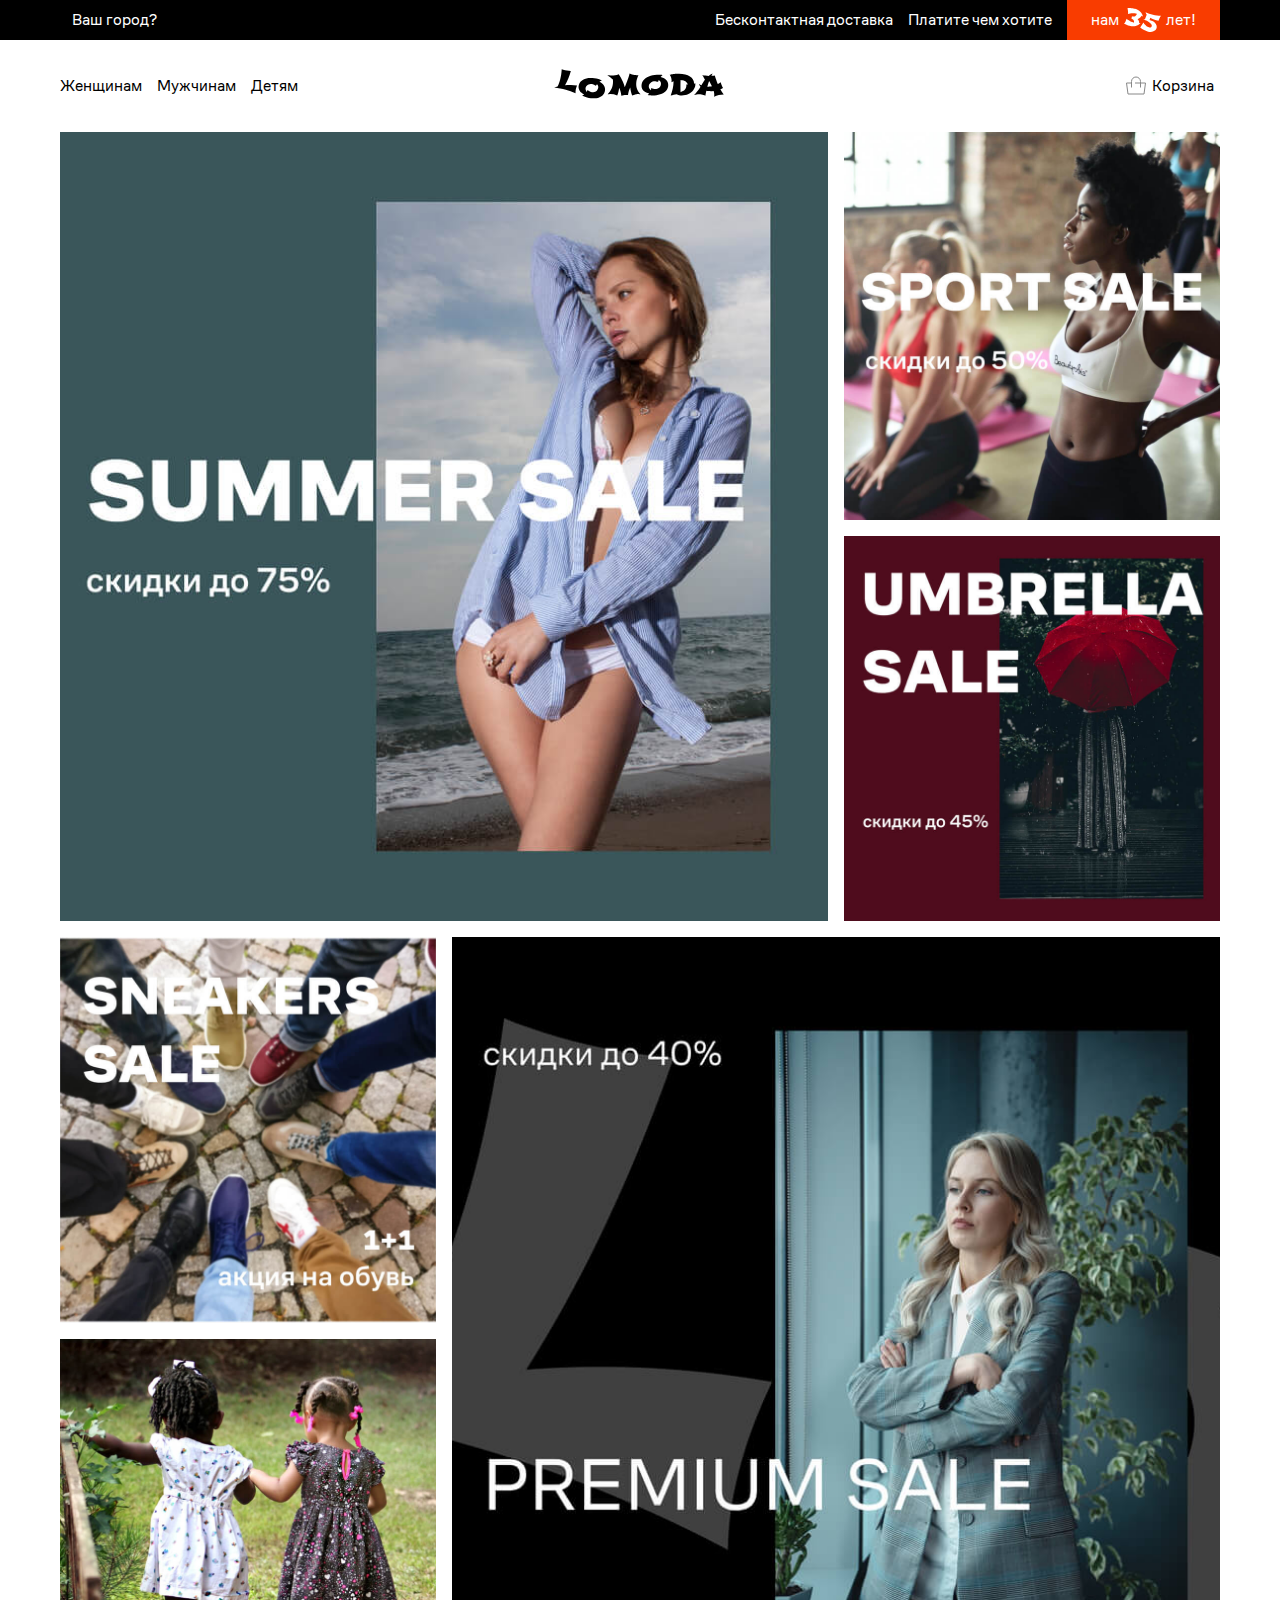
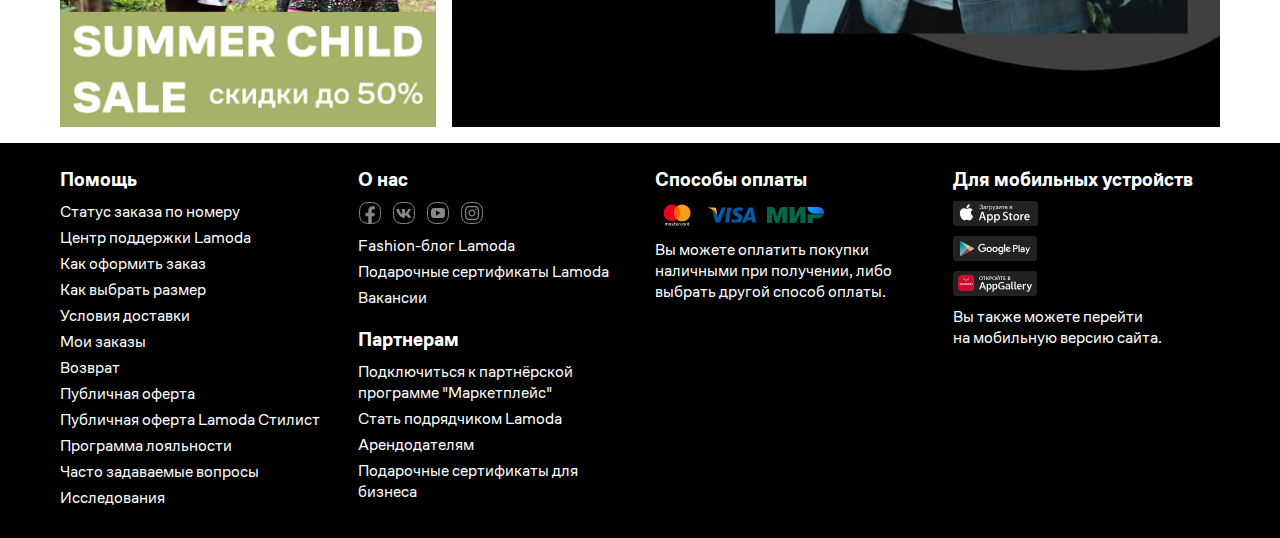
<file: index.html>
<!DOCTYPE html>
<html lang="en">

<head>
    <meta charset="UTF-8">
    <meta http-equiv="X-UA-Compatible" content="IE=edge">
    <meta name="viewport" content="width=device-width, initial-scale=1.0">

    <link rel="apple-touch-icon" sizes="180x180" href="favicon/apple-touch-icon.png">
    <link rel="icon" type="image/png" sizes="32x32" href="favicon/favicon-32x32.png">
    <link rel="icon" type="image/png" sizes="16x16" href="favicon/favicon-16x16.png">
    <link rel="manifest" href="favicon/site.webmanifest">
    <link rel="mask-icon" href="favicon/safari-pinned-tab.svg" color="#5bbad5">
    <meta name="msapplication-TileColor" content="#ffc40d">
    <meta name="theme-color" content="#ffffff">

    <link rel="preload" href="fonts/CoFoSans-Bold.woff2" as="font" type="font/woff2" crossorigin>
    <link rel="preload" href="fonts/CoFoSans-Black.woff2" as="font" type="font/woff2" crossorigin>
    <link rel="preload" href="fonts/CoFoSans-Regular.woff2" as="font" type="font/woff2" crossorigin>
    <link rel="preload" href="fonts/CoFoSans-Medium.woff2" as="font" type="font/woff2" crossorigin>

    <link rel="stylesheet" href="styles/style.min.css">
    <script src="scripts/index.js" type="module"></script>
    <title>Lomoda</title>
</head>

<body>
    <header class="header">
        <div class="container">
            <div class="header__wrapper">
                <button class="header__city-button">Ваш город?</button>
                <div class="header__right-block">
                    <p class="header__delivery">Бесконтактная доставка</p>
                    <p class="header__pay">Платите чем хотите</p>
                    <div class="header__birthday">
                        <span>нам </span>
                        <img class="header__birthday-img" src="image/35.svg" alt="">
                        <span>лет!</span>
                    </div>
                </div>
            </div>
        </div>
    </header>
    <main>
        <section class="subheader">
            <div class="container">
                <div class="subheader__wrapper">
                    <nav class="subheader__navigation navigation">
                        <ul class="navigation__list">
                            <li class="navigation__item"><a class="navigation__link" href="goods.html#women">Женщинам</a></li>
                            <li class="navigation__item"><a class="navigation__link" href="goods.html#men">Мужчинам</a></li>
                            <li class="navigation__item"><a class="navigation__link" href="goods.html#kids">Детям</a></li>
                        </ul>
                    </nav>
                    <a class="subheader__logo"><img src="image/logo.svg" alt="Компания Lomoda"></a>
                    <button class="subheader__cart">Корзина</button>
                </div>
            </div>
        </section>
        <section class="promo">
            <div class="container">
                <ul class="promo__grid">
                    <li class="promo__grid-item promo__grid-item__big"><img class="promo__grid-image" src="image/beach.jpg" alt=""></li>
                    <li class="promo__grid-item promo__grid-item__small"><img class="promo__grid-image" src="image/sport.jpg" alt=""></li>
                    <li class="promo__grid-item promo__grid-item__small"><img class="promo__grid-image" src="image/umbrella.jpg" alt=""></li>
                </ul>

                <ul class="promo__grid promo__grid-reverse">
                    <li class="promo__grid-reverse-item promo__grid-reverse-item__big"><img class="promo__grid-image" src="image/premium.jpg" alt=""></li>
                    <li class="promo__grid-reverse-item promo__grid-reverse-item__small"><img class="promo__grid-image" src="image/sneakers.jpg" alt=""></li>
                    <li class="promo__grid-reverse-item promo__grid-reverse-item__small"><img class="promo__grid-image" src="image/child.jpg" alt=""></li>
                </ul>
            </div>
        </section>
    </main>
    <footer class="footer">
        <div class="container footer__columns">
            <div class="footer__column">
                <h3 class="footer__column-title">Помощь</h3>
                <ul class="footer__column-list">
                    <li class="footer__column-item"><a class="footer__link" href="#">Статус заказа по номеру</a></li>
                    <li class="footer__column-item"><a class="footer__link" href="#">Центр поддержки Lamoda</a></li>
                    <li class="footer__column-item"><a class="footer__link" href="#">Как оформить заказ</a></li>
                    <li class="footer__column-item"><a class="footer__link" href="#">Как выбрать размер</a></li>
                    <li class="footer__column-item"><a class="footer__link" href="#">Условия доставки</a></li>
                    <li class="footer__column-item"><a class="footer__link" href="#">Мои заказы</a></li>
                    <li class="footer__column-item"><a class="footer__link" href="#">Возврат</a></li>
                    <li class="footer__column-item"><a class="footer__link" href="#">Публичная оферта</a></li>
                    <li class="footer__column-item"><a class="footer__link" href="#">Публичная оферта Lamoda Стилист</a></li>
                    <li class="footer__column-item"><a class="footer__link" href="#">Программа лояльности</a></li>
                    <li class="footer__column-item"><a class="footer__link" href="#">Часто задаваемые вопросы</a></li>
                    <li class="footer__column-item"><a class="footer__link" href="#">Исследования</a></li>
                </ul>
            </div>

            <div class="footer__column">
                <h3 class="footer__column-title">О нас</h3>
                <ul class="footer__column-list">
                    <li class="footer__column-item">
                        <ul class="footer__column-icons">
                            <li><a target="_blank" href="#" class="footer__social-item footer__social-item_fb"></a></li>
                            <li><a target="_blank" href="#" class="footer__social-item footer__social-item_vk"></a></li>
                            <li><a target="_blank" href="#" class="footer__social-item footer__social-item_yt"></a></li>
                            <li><a target="_blank" href="#" class="footer__social-item footer__social-item_ig"></a></li>
                        </ul>
                    </li>
                    <li class="footer__column-item"><a class="link footer__link" href="#">Fashion-блог Lamoda</a></li>
                    <li class="footer__column-item"><a class="link footer__link" href="#">Подарочные сертификаты Lamoda</a></li>
                    <li class="footer__column-item"><a class="link footer__link" href="#" target="_blank">Вакансии</a></li>
                </ul>

                <h3 class="footer__column-title">Партнерам</h3>
                <ul class="footer__column-list">
                    <li class="footer__column-item"><a class="link footer__link" href="#">Подключиться к партнёрской программе "Маркетплейс"</a></li>
                    <li class="footer__column-item"><a class="link footer__link" href="#">Стать подрядчиком Lamoda</a></li>
                    <li class="footer__column-item"><a class="link footer__link" href="#">Арендодателям</a></li>
                    <li class="footer__column-item"><a class="link footer__link" href="#">Подарочные сертификаты для бизнеса</a></li>
                </ul>
            </div>
            <div class="footer__column">
                <div class="footer__column-item">
                    <h3 class="footer__column-title">Способы оплаты</h3>
                    <ul class="footer__column-icons">
                        <li class="footer__column-icon footer__icon-mastercard"></li>
                        <li class="footer__column-icon footer__icon-visa"></li>
                        <li class="footer__column-icon footer__icon-mir"></li>
                    </ul>
                </div>
                <p class="footer__column-item footer__text">

                    Вы можете оплатить покупки<br>наличными при получении, либо<br>выбрать
                    <a class="inline-link" href="#">другой способ оплаты</a>.

                </p>
            </div>
            <div class="footer__column">
                <h3 class="footer__column-title">Для мобильных устройств</h3>
                <ul class="footer__column-icons footer__column-icons__app">
                    <li><a target="_blank" class="footer__block-icon footer__icon-appstore" href="#"></a></li>
                    <li><a target="_blank" class="footer__block-icon footer__icon-googleplay" href="#"></a></li>
                    <li><a target="_blank" class="footer__block-icon footer__icon-huaweistore" href="#"></a></li>
                </ul>
                <p class="footer__column-item footer__text">Вы также можете перейти<br>на <a href="#" class="inline-link js-mobile-version">мобильную версию сайта</a>.</p>
            </div>
        </div>
    </footer>

    <div class="cart-overlay"> <!-- cart-overlay-open -->
        <div class="cart">
            <h2 class="cart__title">Корзина</h2>
            <div class="cart__table-wrapper">

                <table class="cart__table">
                    <colgroup class="cart__col">
                        <col class="cart__col-number">
                        <col class="cart__col-name">
                        <col class="cart__col-color">
                        <col class="cart__col-size">
                        <col class="cart__col-price">
                        <col class="cart__col-delete">
                    </colgroup>
                    <thead>
                        <tr>
                            <th class="cart__title-number">#</th>
                            <th>Наименование</th>
                            <th>Цвет</th>
                            <th>Размер</th>
                            <th>Цена</th>
                            <th></th>
                        </tr>
                    </thead>
                    <tbody class="cart__list-goods">
                        <tr>
                            <td>1</td>
                            <td>New Balance Леггинсы NB Essentials Botanical Legging</td>
                            <td>-</td>
                            <td>42/44</td>
                            <td>2999 &#8381;</td>
                            <td><button class="btn-delete">&times;</button></td>
                        </tr>
                        <tr>
                            <td>2</td>
                            <td>Adidas Костюм спортивный W TS CO ENERGIZ</td>
                            <td>-</td>
                            <td>42/44</td>
                            <td>7999 &#8381;</td>
                            <td><button class="btn-delete">&times;</button></td>
                        </tr>
                        <tr>
                            <td>3</td>
                            <td>Befree Топ Exclusive online</td>
                            <td>Фиолетовый</td>
                            <td>42</td>
                            <td>599 &#8381;</td>
                            <td><button class="btn-delete">&times;</button></td>
                        </tr>
                    </tbody>
                    <tfoot>
                        <tr>
                            <th colspan="3">
                                <div class="cart__wrapper-promo">
                                    <label for="promo">Промо-код:</label>
                                    <input class="cart__promo" id="promo" type="text">
                                </div>

                            </th>
                            <th>Итого:</th>
                            <th class="cart__total-cost" colspan="2">11597 &#8381;</th>
                        </tr>
                    </tfoot>
                </table>

            </div>
            <button class="cart__btn-buy">Оформить</button>
            <button class="cart__btn-close"></button>
        </div>
    </div>


</body>

</html>
</file>
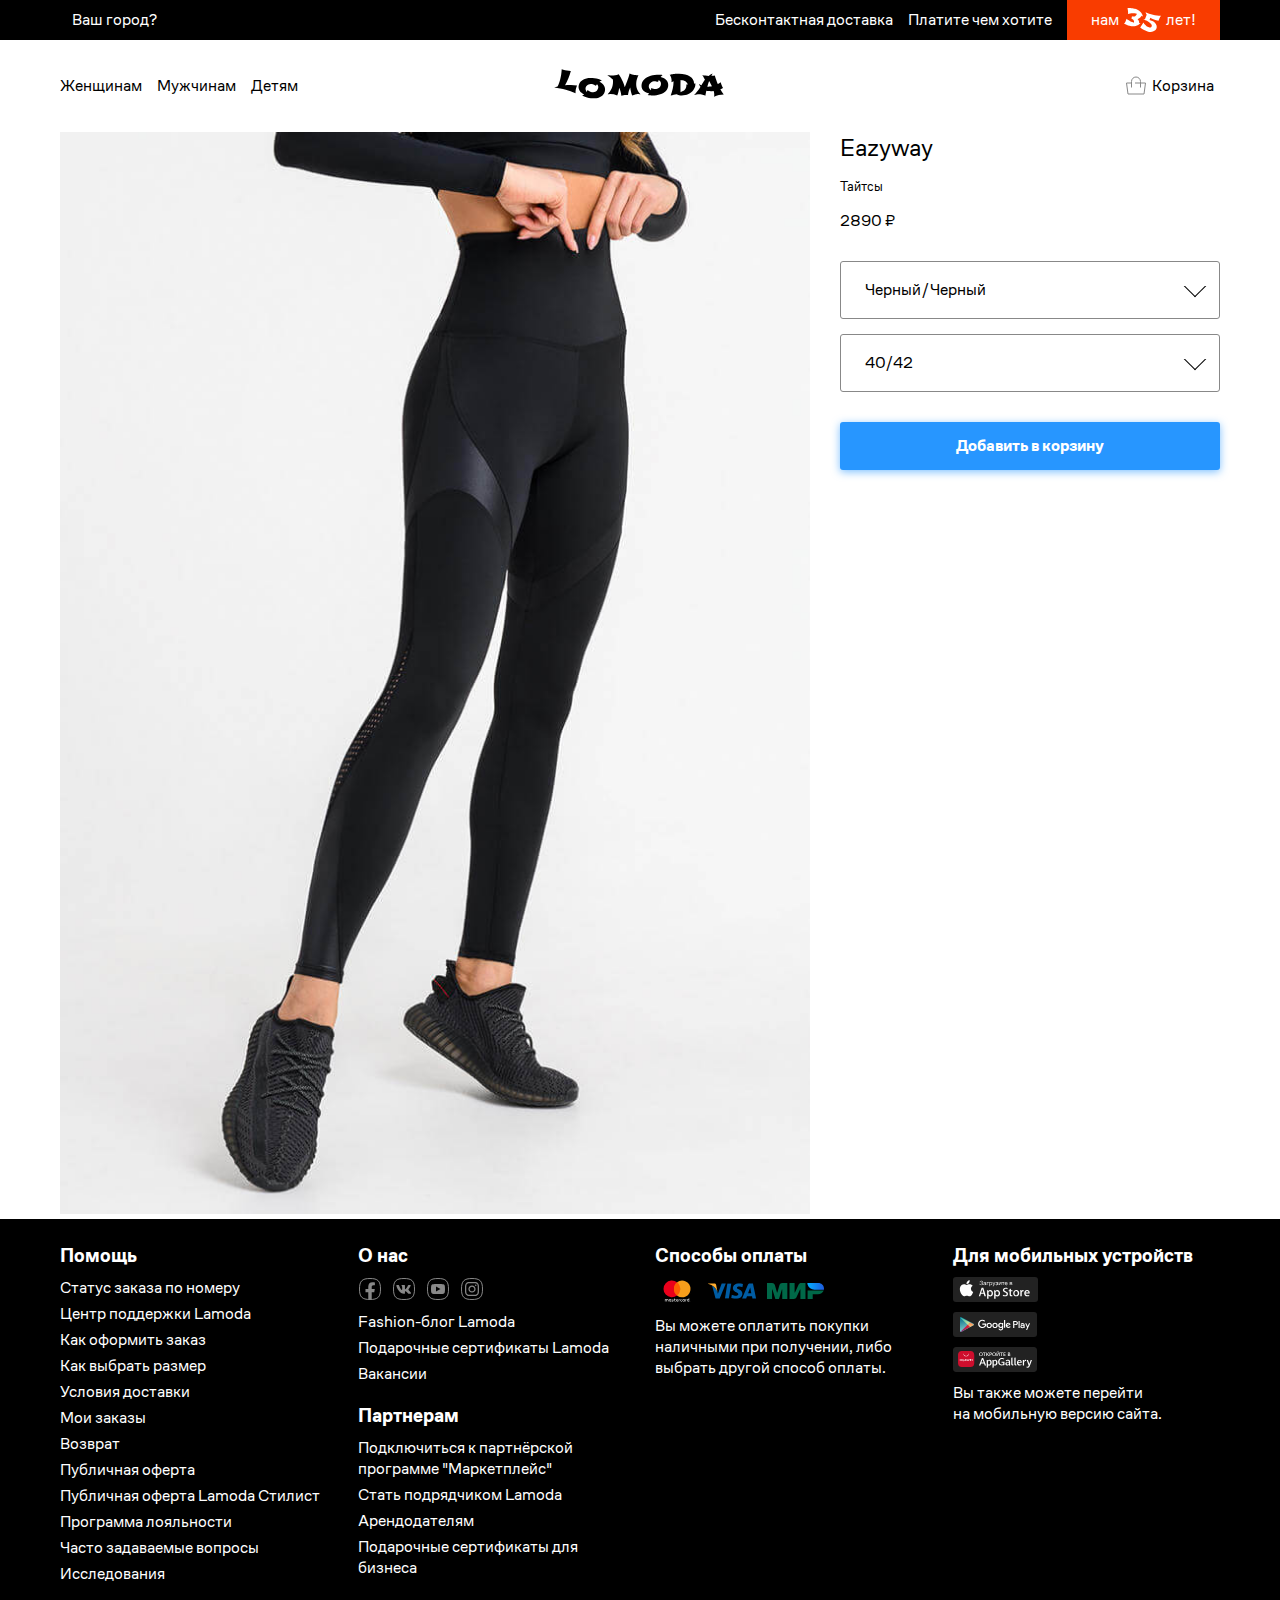
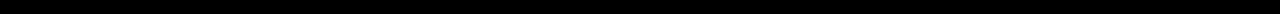
<file: card-good.html>
<!DOCTYPE html>
<html lang="en">

<head>
    <meta charset="UTF-8">
    <meta http-equiv="X-UA-Compatible" content="IE=edge">
    <meta name="viewport" content="width=device-width, initial-scale=1.0">

    <link rel="apple-touch-icon" sizes="180x180" href="favicon/apple-touch-icon.png">
    <link rel="icon" type="image/png" sizes="32x32" href="favicon/favicon-32x32.png">
    <link rel="icon" type="image/png" sizes="16x16" href="favicon/favicon-16x16.png">
    <link rel="manifest" href="favicon/site.webmanifest">
    <link rel="mask-icon" href="favicon/safari-pinned-tab.svg" color="#5bbad5">
    <meta name="msapplication-TileColor" content="#ffc40d">
    <meta name="theme-color" content="#ffffff">

    <link rel="preload" href="fonts/CoFoSans-Bold.woff2" as="font" type="font/woff2" crossorigin>
    <link rel="preload" href="fonts/CoFoSans-Black.woff2" as="font" type="font/woff2" crossorigin>
    <link rel="preload" href="fonts/CoFoSans-Regular.woff2" as="font" type="font/woff2" crossorigin>
    <link rel="preload" href="fonts/CoFoSans-Medium.woff2" as="font" type="font/woff2" crossorigin>

    <link rel="stylesheet" href="styles/style.min.css">
    <script src="scripts/index.js" type="module"></script>
    <title>Lomoda</title>
</head>

<body>
    <header class="header">
        <div class="container">
            <div class="header__wrapper">
                <button class="header__city-button">Ваш город?</button>
                <div class="header__right-block">
                    <p class="header__delivery">Бесконтактная доставка</p>
                    <p class="header__pay">Платите чем хотите</p>
                    <div class="header__birthday">
                        <span>нам </span>
                        <img class="header__birthday-img" src="image/35.svg" alt="">
                        <span>лет!</span>
                    </div>
                </div>
            </div>
        </div>
    </header>
    <main>
        <section class="subheader">
            <div class="container">
                <div class="subheader__wrapper">
                    <nav class="subheader__navigation navigation">
                        <ul class="navigation__list">
                            <li class="navigation__item"><a class="navigation__link" href="goods.html#women">Женщинам</a></li>
                            <li class="navigation__item"><a class="navigation__link" href="goods.html#men">Мужчинам</a></li>
                            <li class="navigation__item"><a class="navigation__link" href="goods.html#kids">Детям</a></li>
                        </ul>
                    </nav>
                    <a href="index.html" class="subheader__logo"><img src="image/logo.svg" alt="Компания Lomoda"></a>
                    <button class="subheader__cart">Корзина</button>
                </div>
            </div>
        </section>
        <section class="card-good">
            <div class="container card-good__wrapper">
                <div class="card-good__image-wrapper">
                    <img class="card-good__image" src="goods-image/MP002XG01REQ_14210247_1_v1.jpg" alt="">
                </div>
                <div class="card-good__description">
                    <h2 class="card-good__title-wrapper">
                        <p class="card-good__brand">Befree</p>
                        <p class="card-good__title">Платье Exclusive online</p>
                    </h2>
                    <p class="card-good__price">1 799 ₽</p>

                    <div class="card-good__color-wrapper card-good__select__wrapper">
                        <button class="card-good__color card-good__select">Черный</button>
                        <ul class="card-good__color-list card-good__select-list">
                            <li class="card-good__select-item">Черный</li>
                            <li class="card-good__select-item">Белый</li>
                            <li class="card-good__select-item">Красный</li>
                            <li class="card-good__select-item">Зеленый</li>
                            <li class="card-good__select-item">Синий</li>
                            <li class="card-good__select-item">Желтый</li>
                        </ul>
                    </div>

                    <div class="card-good__sizes-wrapper card-good__select__wrapper">
                        <button class="card-good__sizes card-good__select">Выберите размер</button>
                        <ul class="card-good__sizes-list card-good__select-list">
                            <li class="card-good__select-item">36</li>
                            <li class="card-good__select-item">38</li>
                            <li class="card-good__select-item">40</li>
                            <li class="card-good__select-item">42</li>
                            <li class="card-good__select-item">44</li>
                            <li class="card-good__select-item">46</li>
                            <li class="card-good__select-item">48</li>
                            <li class="card-good__select-item">50</li>
                            <li class="card-good__select-item">52</li>
                        </ul>
                    </div>


                    <button class="card-good__buy">Добавить в корзину</button>
                </div>
            </div>


        </section>

    </main>
    <footer class="footer">
        <div class="container footer__columns">
            <div class="footer__column">
                <h3 class="footer__column-title">Помощь</h3>
                <ul class="footer__column-list">
                    <li class="footer__column-item"><a class="footer__link" href="#">Статус заказа по номеру</a></li>
                    <li class="footer__column-item"><a class="footer__link" href="#">Центр поддержки Lamoda</a></li>
                    <li class="footer__column-item"><a class="footer__link" href="#">Как оформить заказ</a></li>
                    <li class="footer__column-item"><a class="footer__link" href="#">Как выбрать размер</a></li>
                    <li class="footer__column-item"><a class="footer__link" href="#">Условия доставки</a></li>
                    <li class="footer__column-item"><a class="footer__link" href="#">Мои заказы</a></li>
                    <li class="footer__column-item"><a class="footer__link" href="#">Возврат</a></li>
                    <li class="footer__column-item"><a class="footer__link" href="#">Публичная оферта</a></li>
                    <li class="footer__column-item"><a class="footer__link" href="#">Публичная оферта Lamoda Стилист</a></li>
                    <li class="footer__column-item"><a class="footer__link" href="#">Программа лояльности</a></li>
                    <li class="footer__column-item"><a class="footer__link" href="#">Часто задаваемые вопросы</a></li>
                    <li class="footer__column-item"><a class="footer__link" href="#">Исследования</a></li>
                </ul>
            </div>

            <div class="footer__column">
                <h3 class="footer__column-title">О нас</h3>
                <ul class="footer__column-list">
                    <li class="footer__column-item">
                        <ul class="footer__column-icons">
                            <li><a target="_blank" href="#" class="footer__social-item footer__social-item_fb"></a></li>
                            <li><a target="_blank" href="#" class="footer__social-item footer__social-item_vk"></a></li>
                            <li><a target="_blank" href="#" class="footer__social-item footer__social-item_yt"></a></li>
                            <li><a target="_blank" href="#" class="footer__social-item footer__social-item_ig"></a></li>
                        </ul>
                    </li>
                    <li class="footer__column-item"><a class="link footer__link" href="#">Fashion-блог Lamoda</a></li>
                    <li class="footer__column-item"><a class="link footer__link" href="#">Подарочные сертификаты Lamoda</a></li>
                    <li class="footer__column-item"><a class="link footer__link" href="#" target="_blank">Вакансии</a></li>
                </ul>

                <h3 class="footer__column-title">Партнерам</h3>
                <ul class="footer__column-list">
                    <li class="footer__column-item"><a class="link footer__link" href="#">Подключиться к партнёрской программе "Маркетплейс"</a></li>
                    <li class="footer__column-item"><a class="link footer__link" href="#">Стать подрядчиком Lamoda</a></li>
                    <li class="footer__column-item"><a class="link footer__link" href="#">Арендодателям</a></li>
                    <li class="footer__column-item"><a class="link footer__link" href="#">Подарочные сертификаты для бизнеса</a></li>
                </ul>
            </div>
            <div class="footer__column">
                <div class="footer__column-item">
                    <h3 class="footer__column-title">Способы оплаты</h3>
                    <ul class="footer__column-icons">
                        <li class="footer__column-icon footer__icon-mastercard"></li>
                        <li class="footer__column-icon footer__icon-visa"></li>
                        <li class="footer__column-icon footer__icon-mir"></li>
                    </ul>
                </div>
                <p class="footer__column-item footer__text">

                    Вы можете оплатить покупки<br>наличными при получении, либо<br>выбрать
                    <a class="inline-link" href="#">другой способ оплаты</a>.

                </p>
            </div>
            <div class="footer__column">
                <h3 class="footer__column-title">Для мобильных устройств</h3>
                <ul class="footer__column-icons footer__column-icons__app">
                    <li><a target="_blank" class="footer__block-icon footer__icon-appstore" href="#"></a></li>
                    <li><a target="_blank" class="footer__block-icon footer__icon-googleplay" href="#"></a></li>
                    <li><a target="_blank" class="footer__block-icon footer__icon-huaweistore" href="#"></a></li>
                </ul>
                <p class="footer__column-item footer__text">Вы также можете перейти<br>на <a href="#" class="inline-link js-mobile-version">мобильную версию сайта</a>.</p>
            </div>
        </div>
    </footer>

    <div class="cart-overlay"> <!-- cart-overlay-open -->
        <div class="cart">
            <h2 class="cart__title">Корзина</h2>
            <div class="cart__table-wrapper">

                <table class="cart__table">
                    <colgroup class="cart__col">
                        <col class="cart__col-number">
                        <col class="cart__col-name">
                        <col class="cart__col-color">
                        <col class="cart__col-size">
                        <col class="cart__col-price">
                        <col class="cart__col-delete">
                    </colgroup>
                    <thead>
                        <tr>
                            <th class="cart__title-number">#</th>
                            <th>Наименование</th>
                            <th>Цвет</th>
                            <th>Размер</th>
                            <th>Цена</th>
                            <th></th>
                        </tr>
                    </thead>
                    <tbody class="cart__list-goods">
                        <tr>
                            <td>1</td>
                            <td>New Balance Леггинсы NB Essentials Botanical Legging</td>
                            <td>-</td>
                            <td>42/44</td>
                            <td>2999 &#8381;</td>
                            <td><button class="btn-delete">&times;</button></td>
                        </tr>
                        <tr>
                            <td>2</td>
                            <td>Adidas Костюм спортивный W TS CO ENERGIZ</td>
                            <td>-</td>
                            <td>42/44</td>
                            <td>7999 &#8381;</td>
                            <td><button class="btn-delete">&times;</button></td>
                        </tr>
                        <tr>
                            <td>3</td>
                            <td>Befree Топ Exclusive online</td>
                            <td>Фиолетовый</td>
                            <td>42</td>
                            <td>599 &#8381;</td>
                            <td><button class="btn-delete">&times;</button></td>
                        </tr>
                    </tbody>
                    <tfoot>
                        <tr>
                            <th colspan="3">
                                <div class="cart__wrapper-promo">
                                    <label for="promo">Промо-код:</label>
                                    <input class="cart__promo" id="promo" type="text">
                                </div>

                            </th>
                            <th>Итого:</th>
                            <th class="cart__total-cost" colspan="2">11597 &#8381;</th>
                        </tr>
                    </tfoot>
                </table>

            </div>
            <button class="cart__btn-buy">Оформить</button>
            <button class="cart__btn-close"></button>
        </div>
    </div>

</body>

</html>
</file>
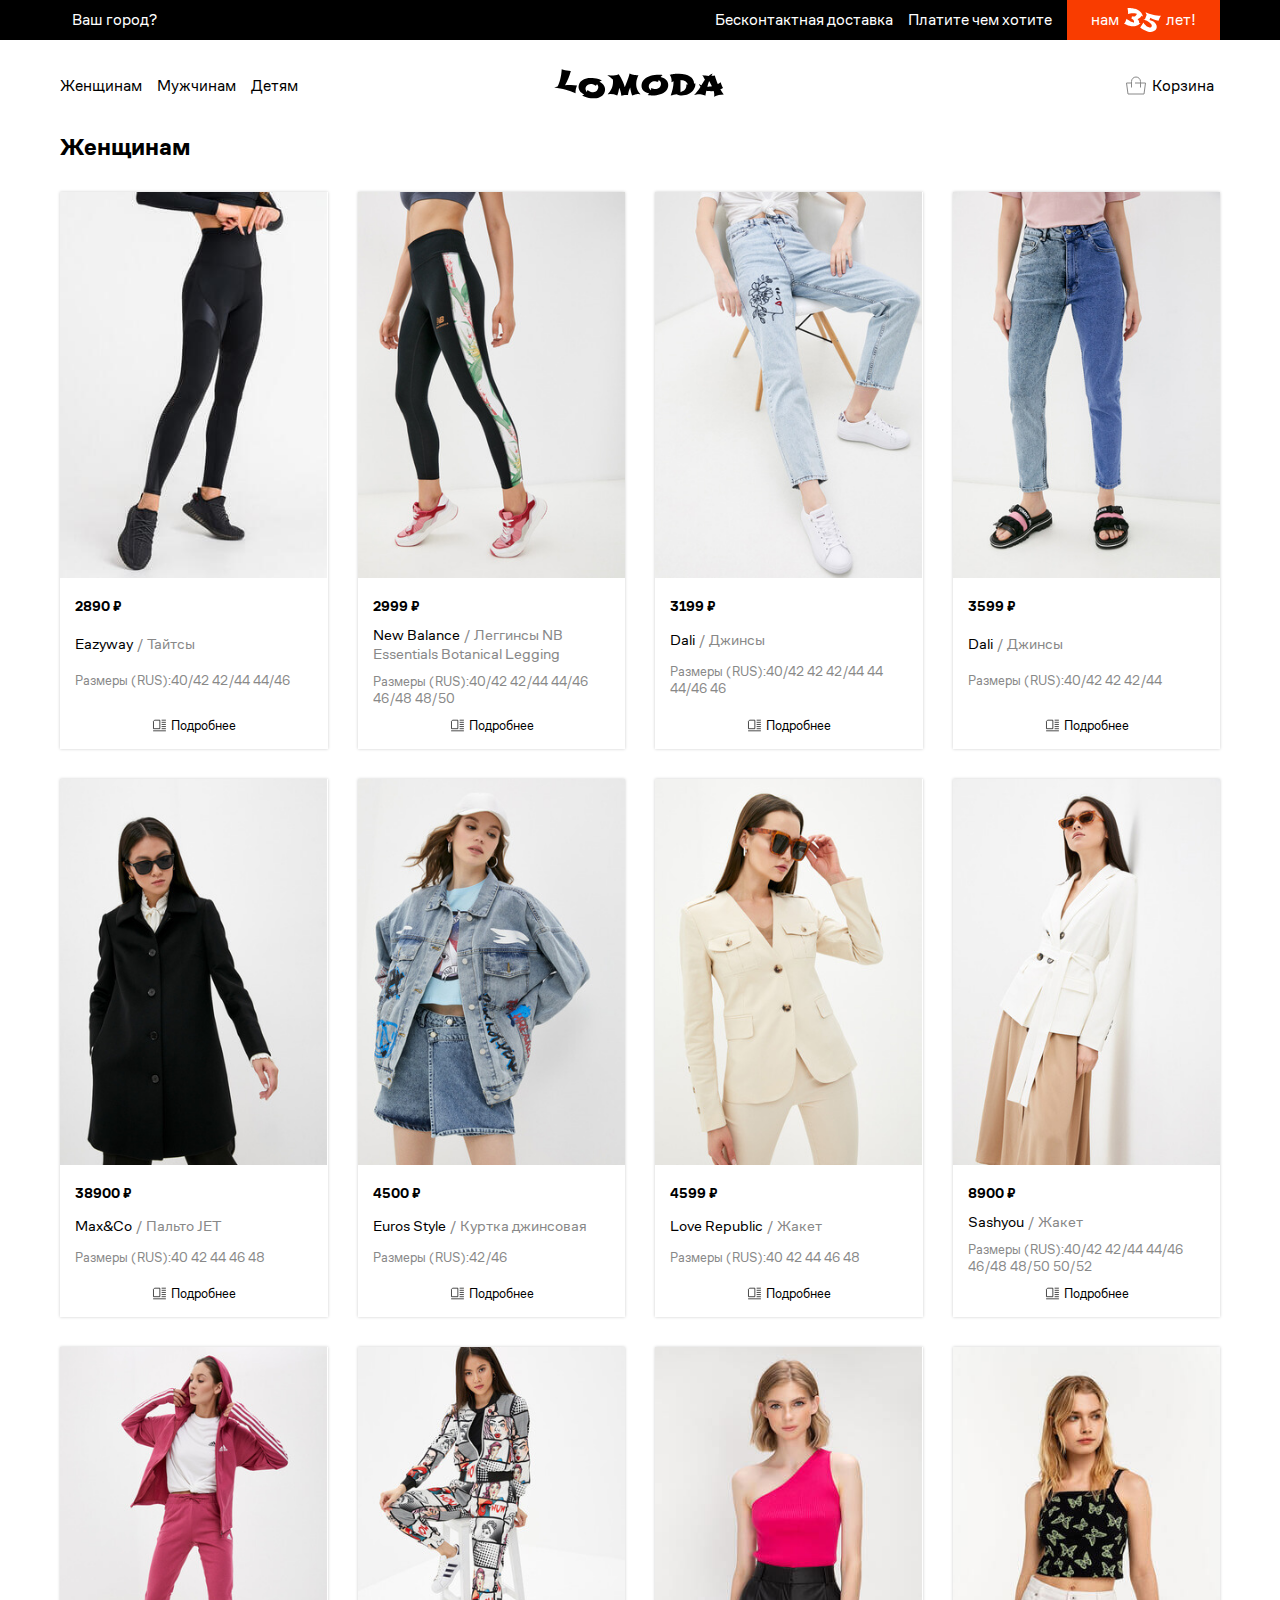
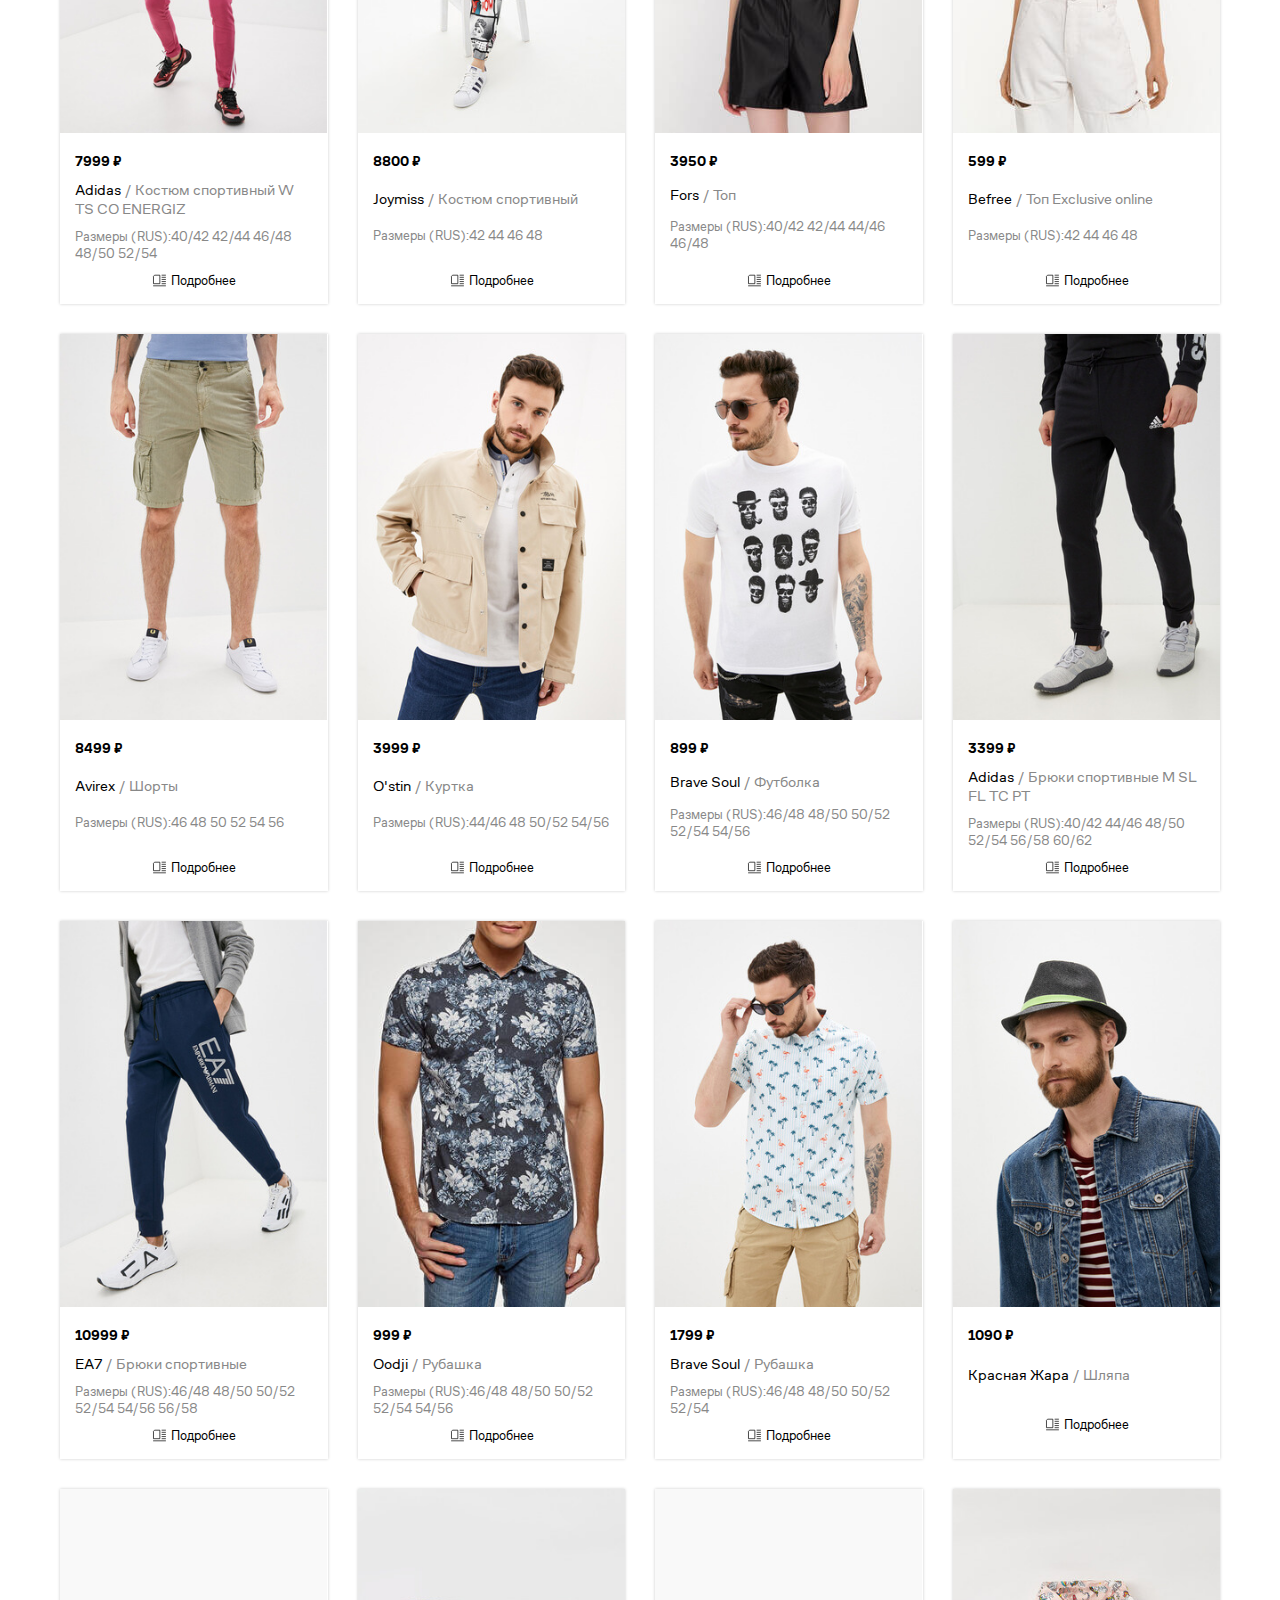
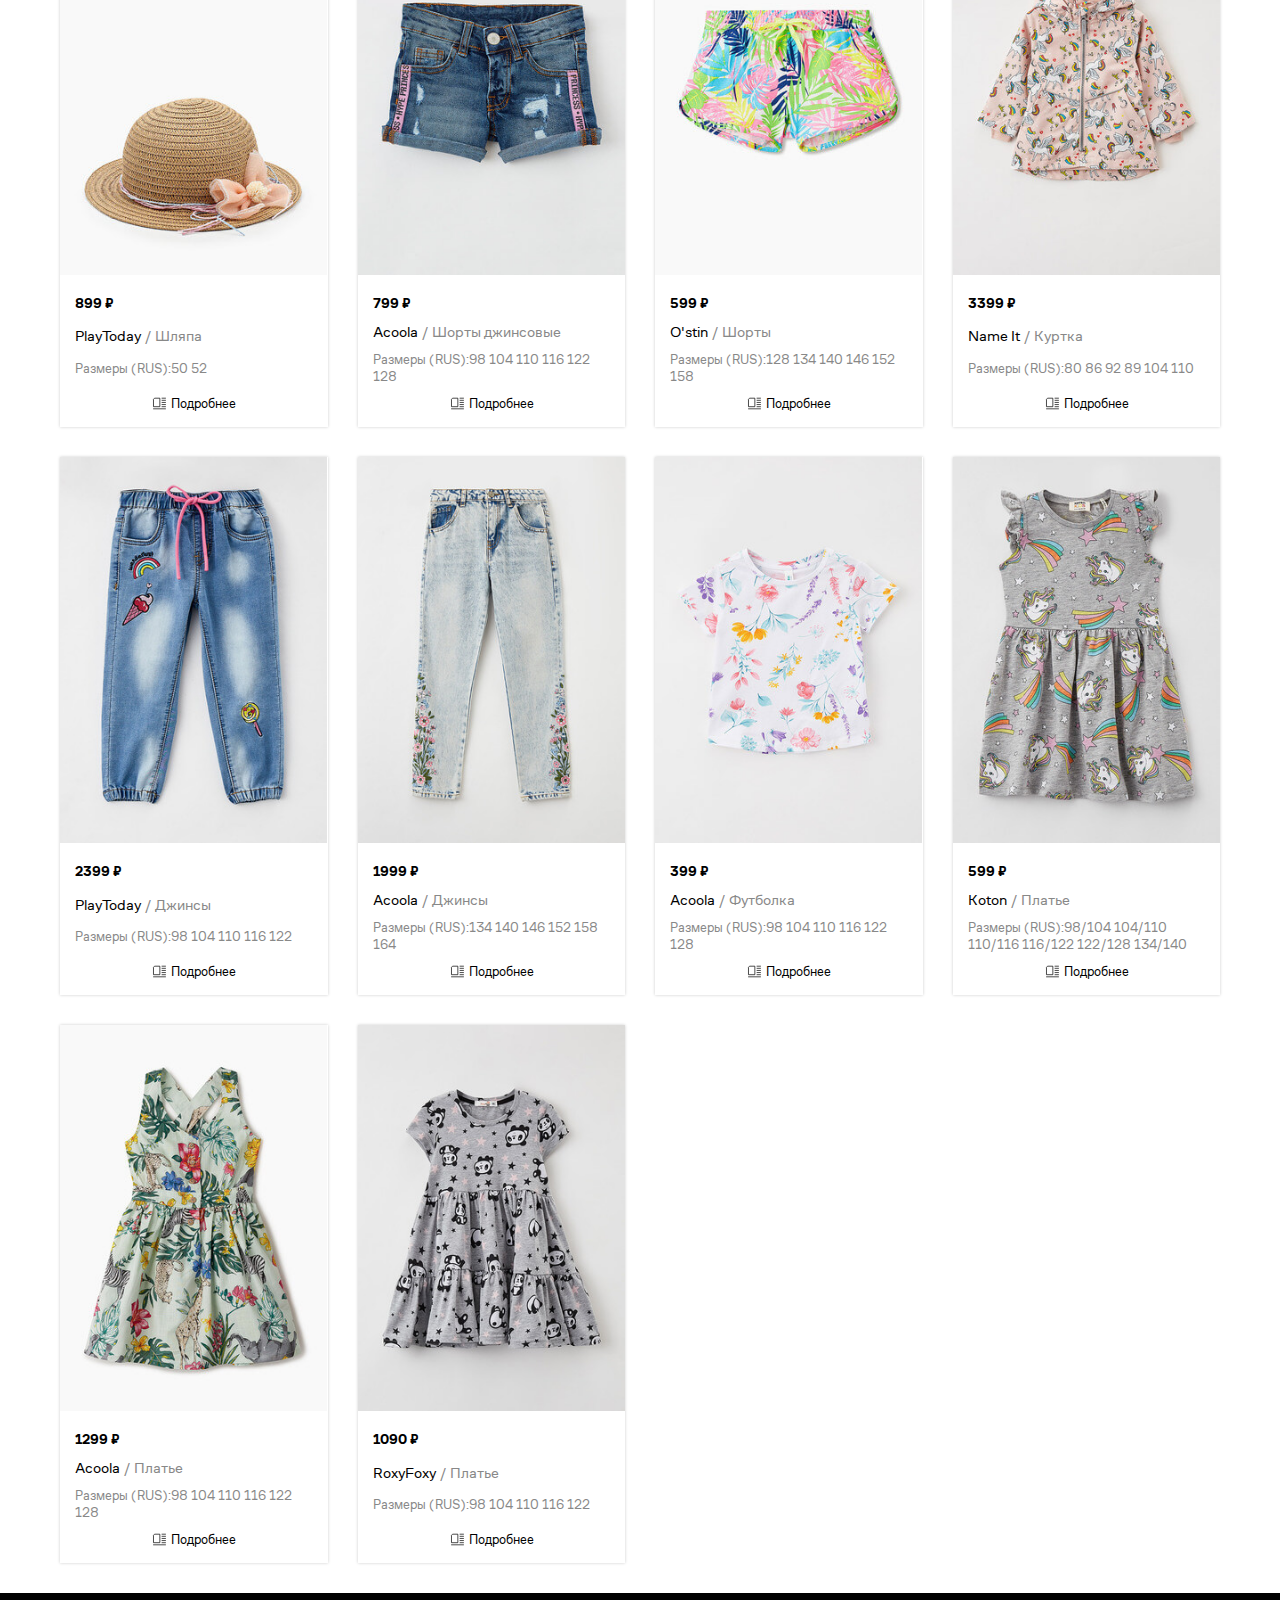
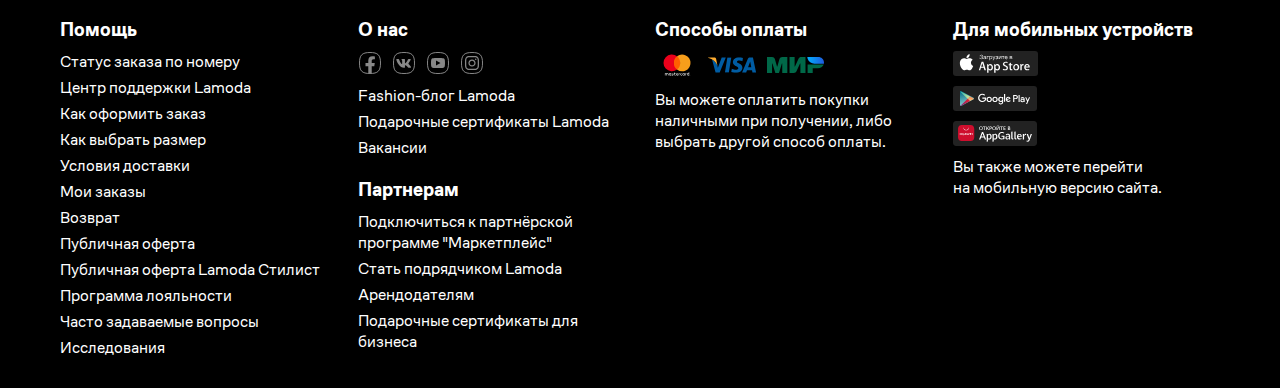
<file: goods.html>
<!DOCTYPE html>
<html lang="en">

<head>
    <meta charset="UTF-8">
    <meta http-equiv="X-UA-Compatible" content="IE=edge">
    <meta name="viewport" content="width=device-width, initial-scale=1.0">

    <link rel="apple-touch-icon" sizes="180x180" href="favicon/apple-touch-icon.png">
    <link rel="icon" type="image/png" sizes="32x32" href="favicon/favicon-32x32.png">
    <link rel="icon" type="image/png" sizes="16x16" href="favicon/favicon-16x16.png">
    <link rel="manifest" href="favicon/site.webmanifest">
    <link rel="mask-icon" href="favicon/safari-pinned-tab.svg" color="#5bbad5">
    <meta name="msapplication-TileColor" content="#ffc40d">
    <meta name="theme-color" content="#ffffff">

    <link rel="preload" href="fonts/CoFoSans-Bold.woff2" as="font" type="font/woff2" crossorigin>
    <link rel="preload" href="fonts/CoFoSans-Black.woff2" as="font" type="font/woff2" crossorigin>
    <link rel="preload" href="fonts/CoFoSans-Regular.woff2" as="font" type="font/woff2" crossorigin>
    <link rel="preload" href="fonts/CoFoSans-Medium.woff2" as="font" type="font/woff2" crossorigin>

    <link rel="stylesheet" href="styles/style.min.css">
    <script src="scripts/index.js" type="module"></script>
    <title>Lomoda</title>
</head>

<body>
    <header class="header">
        <div class="container">
            <div class="header__wrapper">
                <button class="header__city-button">Ваш город?</button>
                <div class="header__right-block">
                    <p class="header__delivery">Бесконтактная доставка</p>
                    <p class="header__pay">Платите чем хотите</p>
                    <div class="header__birthday">
                        <span>нам </span>
                        <img class="header__birthday-img" src="image/35.svg" alt="">
                        <span>лет!</span>
                    </div>
                </div>
            </div>
        </div>
    </header>
    <main>
        <section class="subheader">
            <div class="container">
                <div class="subheader__wrapper">
                    <nav class="subheader__navigation navigation">
                        <ul class="navigation__list">
                            <li class="navigation__item"><a class="navigation__link" href="goods.html#women">Женщинам</a></li>
                            <li class="navigation__item"><a class="navigation__link" href="goods.html#men">Мужчинам</a></li>
                            <li class="navigation__item"><a class="navigation__link" href="goods.html#kids">Детям</a></li>
                        </ul>
                    </nav>
                    <a href="index.html" class="subheader__logo"><img src="image/logo.svg" alt="Компания Lomoda"></a>
                    <button class="subheader__cart">Корзина</button>
                </div>
            </div>
        </section>
        <section class="goods">
            <div class="container">
                <h2 class="goods__title">Мужчинам</h2>
                <ul class="goods__list">
                    <li class="goods__item">
                        <article class="good">
                            <a class="good__link-img" href="card-good.html#id56454">
                                <img class="good__img" src="goods-image/AD002EMLUEA8_14164246_1_v1.jpg" alt="">
                            </a>
                            <div class="good__description">
                                <p class="good__price">2890 &#8381;</p>
                                <h3 class="good__title">Eazyway <span class="good__title__grey">/ Тайтсы</span></h3>
                                <p class="good__sizes">Размеры (RUS): <span class="good__sizes-list">40 42 44 46</span></p>
                                <a class="good__link" href="card-good.html#id56454">Подробнее</a>
                            </div>
                        </article>
                    </li>
                    <li class="goods__item">
                        <article class="good">
                            <a class="good__link-img" href="card-good.html#id56454">
                                <img class="good__img" src="goods-image/MP002XG0147V_11514976_1_v1.jpg" alt="">
                            </a>
                            <div class="good__description">
                                <p class="good__price">2890 &#8381;</p>
                                <h3 class="good__title">Eazyway <span class="good__title__grey">/ Тайтсы</span></h3>
                                <p class="good__sizes">Размеры (RUS): <span class="good__sizes-list">40 42 44 46</span></p>
                                <a class="good__link" href="card-good.html#id56454">Подробнее</a>
                            </div>
                        </article>
                    </li>
                    <li class="goods__item">
                        <article class="good">
                            <a class="good__link-img" href="card-good.html#id56454">
                                <img class="good__img" src="goods-image/MP002XG01REQ_14210247_1_v2.jpg" alt="">
                            </a>
                            <div class="good__description">
                                <p class="good__price">2890 &#8381;</p>
                                <h3 class="good__title">Eazyway <span class="good__title__grey">/ Тайтсы</span></h3>
                                <p class="good__sizes">Размеры (RUS): <span class="good__sizes-list">40 42 44 46</span></p>
                                <a class="good__link" href="card-good.html#id56454">Подробнее</a>
                            </div>
                        </article>
                    </li>
                    <li class="goods__item">
                        <article class="good">
                            <a class="good__link-img" href="card-good.html#id56454">
                                <img class="good__img" src="goods-image/MP002XW14T1R_11615827_1_v2.jpg" alt="">
                            </a>
                            <div class="good__description">
                                <p class="good__price">2890 &#8381;</p>
                                <h3 class="good__title">Eazyway <span class="good__title__grey">/ Тайтсы</span></h3>
                                <p class="good__sizes">Размеры (RUS): <span class="good__sizes-list">40 42 44 46</span></p>
                                <a class="good__link" href="card-good.html#id56454">Подробнее</a>
                            </div>
                        </article>
                    </li>
                    <li class="goods__item">
                        <article class="good">
                            <a class="good__link-img" href="card-good.html#id56454">
                                <img class="good__img" src="goods-image/RTLAAK612301_14538241_1_v1.jpg" alt="">
                            </a>
                            <div class="good__description">
                                <p class="good__price">2890 &#8381;</p>
                                <h3 class="good__title">Eazyway <span class="good__title__grey">/ Тайтсы</span></h3>
                                <p class="good__sizes">Размеры (RUS): <span class="good__sizes-list">40 42 44 46</span></p>
                                <a class="good__link" href="card-good.html#id56454">Подробнее</a>
                            </div>
                        </article>
                    </li>
                    <li class="goods__item">
                        <article class="good">
                            <a class="good__link-img" href="card-good.html#id56454">
                                <img class="good__img" src="goods-image/MP002XW0Q9SP_8840462_1_v2.jpg" alt="">
                            </a>
                            <div class="good__description">
                                <p class="good__price">2890 &#8381;</p>
                                <h3 class="good__title">Eazyway <span class="good__title__grey">/ Тайтсы</span></h3>
                                <p class="good__sizes">Размеры (RUS): <span class="good__sizes-list">40 42 44 46</span></p>
                                <a class="good__link" href="card-good.html#id56454">Подробнее</a>
                            </div>
                        </article>
                    </li>
                    <li class="goods__item">
                        <article class="good">
                            <a class="good__link-img" href="card-good.html#id56454">
                                <img class="good__img" src="goods-image/NE007EWMSTP9_14530060_1_v1.jpg" alt="">
                            </a>
                            <div class="good__description">
                                <p class="good__price">2890 &#8381;</p>
                                <h3 class="good__title">Eazyway <span class="good__title__grey">/ Тайтсы</span></h3>
                                <p class="good__sizes">Размеры (RUS): <span class="good__sizes-list">40 42 44 46</span></p>
                                <a class="good__link" href="card-good.html#id56454">Подробнее</a>
                            </div>
                        </article>
                    </li>
                    <li class="goods__item">
                        <article class="good">
                            <a class="good__link-img" href="card-good.html#id56454">
                                <img class="good__img" src="goods-image/MP002XW060O4_13625731_1_v1.jpg" alt="">
                            </a>
                            <div class="good__description">
                                <p class="good__price">2890 &#8381;</p>
                                <h3 class="good__title">Eazyway <span class="good__title__grey">/ Тайтсы</span></h3>
                                <p class="good__sizes">Размеры (RUS): <span class="good__sizes-list">40 42 44 46</span></p>
                                <a class="good__link" href="card-good.html#id56454">Подробнее</a>
                            </div>
                        </article>
                    </li>
                </ul>

            </div>


        </section>

    </main>
    <footer class="footer">
        <div class="container footer__columns">
            <div class="footer__column">
                <h3 class="footer__column-title">Помощь</h3>
                <ul class="footer__column-list">
                    <li class="footer__column-item"><a class="footer__link" href="#">Статус заказа по номеру</a></li>
                    <li class="footer__column-item"><a class="footer__link" href="#">Центр поддержки Lamoda</a></li>
                    <li class="footer__column-item"><a class="footer__link" href="#">Как оформить заказ</a></li>
                    <li class="footer__column-item"><a class="footer__link" href="#">Как выбрать размер</a></li>
                    <li class="footer__column-item"><a class="footer__link" href="#">Условия доставки</a></li>
                    <li class="footer__column-item"><a class="footer__link" href="#">Мои заказы</a></li>
                    <li class="footer__column-item"><a class="footer__link" href="#">Возврат</a></li>
                    <li class="footer__column-item"><a class="footer__link" href="#">Публичная оферта</a></li>
                    <li class="footer__column-item"><a class="footer__link" href="#">Публичная оферта Lamoda Стилист</a></li>
                    <li class="footer__column-item"><a class="footer__link" href="#">Программа лояльности</a></li>
                    <li class="footer__column-item"><a class="footer__link" href="#">Часто задаваемые вопросы</a></li>
                    <li class="footer__column-item"><a class="footer__link" href="#">Исследования</a></li>
                </ul>
            </div>

            <div class="footer__column">
                <h3 class="footer__column-title">О нас</h3>
                <ul class="footer__column-list">
                    <li class="footer__column-item">
                        <ul class="footer__column-icons">
                            <li><a target="_blank" href="#" class="footer__social-item footer__social-item_fb"></a></li>
                            <li><a target="_blank" href="#" class="footer__social-item footer__social-item_vk"></a></li>
                            <li><a target="_blank" href="#" class="footer__social-item footer__social-item_yt"></a></li>
                            <li><a target="_blank" href="#" class="footer__social-item footer__social-item_ig"></a></li>
                        </ul>
                    </li>
                    <li class="footer__column-item"><a class="link footer__link" href="#">Fashion-блог Lamoda</a></li>
                    <li class="footer__column-item"><a class="link footer__link" href="#">Подарочные сертификаты Lamoda</a></li>
                    <li class="footer__column-item"><a class="link footer__link" href="#" target="_blank">Вакансии</a></li>
                </ul>

                <h3 class="footer__column-title">Партнерам</h3>
                <ul class="footer__column-list">
                    <li class="footer__column-item"><a class="link footer__link" href="#">Подключиться к партнёрской программе "Маркетплейс"</a></li>
                    <li class="footer__column-item"><a class="link footer__link" href="#">Стать подрядчиком Lamoda</a></li>
                    <li class="footer__column-item"><a class="link footer__link" href="#">Арендодателям</a></li>
                    <li class="footer__column-item"><a class="link footer__link" href="#">Подарочные сертификаты для бизнеса</a></li>
                </ul>
            </div>
            <div class="footer__column">
                <div class="footer__column-item">
                    <h3 class="footer__column-title">Способы оплаты</h3>
                    <ul class="footer__column-icons">
                        <li class="footer__column-icon footer__icon-mastercard"></li>
                        <li class="footer__column-icon footer__icon-visa"></li>
                        <li class="footer__column-icon footer__icon-mir"></li>
                    </ul>
                </div>
                <p class="footer__column-item footer__text">

                    Вы можете оплатить покупки<br>наличными при получении, либо<br>выбрать
                    <a class="inline-link" href="#">другой способ оплаты</a>.

                </p>
            </div>
            <div class="footer__column">
                <h3 class="footer__column-title">Для мобильных устройств</h3>
                <ul class="footer__column-icons footer__column-icons__app">
                    <li><a target="_blank" class="footer__block-icon footer__icon-appstore" href="#"></a></li>
                    <li><a target="_blank" class="footer__block-icon footer__icon-googleplay" href="#"></a></li>
                    <li><a target="_blank" class="footer__block-icon footer__icon-huaweistore" href="#"></a></li>
                </ul>
                <p class="footer__column-item footer__text">Вы также можете перейти<br>на <a href="#" class="inline-link js-mobile-version">мобильную версию сайта</a>.</p>
            </div>
        </div>
    </footer>


    <div class="cart-overlay"> <!-- cart-overlay-open -->
        <div class="cart">
            <h2 class="cart__title">Корзина</h2>
            <div class="cart__table-wrapper">

                <table class="cart__table">
                    <colgroup class="cart__col">
                        <col class="cart__col-number">
                        <col class="cart__col-name">
                        <col class="cart__col-color">
                        <col class="cart__col-size">
                        <col class="cart__col-price">
                        <col class="cart__col-delete">
                    </colgroup>
                    <thead>
                        <tr>
                            <th class="cart__title-number">#</th>
                            <th>Наименование</th>
                            <th>Цвет</th>
                            <th>Размер</th>
                            <th>Цена</th>
                            <th></th>
                        </tr>
                    </thead>
                    <tbody class="cart__list-goods">
                        <tr>
                            <td>1</td>
                            <td>New Balance Леггинсы NB Essentials Botanical Legging</td>
                            <td>-</td>
                            <td>42/44</td>
                            <td>2999 &#8381;</td>
                            <td><button class="btn-delete">&times;</button></td>
                        </tr>
                        <tr>
                            <td>2</td>
                            <td>Adidas Костюм спортивный W TS CO ENERGIZ</td>
                            <td>-</td>
                            <td>42/44</td>
                            <td>7999 &#8381;</td>
                            <td><button class="btn-delete">&times;</button></td>
                        </tr>
                        <tr>
                            <td>3</td>
                            <td>Befree Топ Exclusive online</td>
                            <td>Фиолетовый</td>
                            <td>42</td>
                            <td>599 &#8381;</td>
                            <td><button class="btn-delete">&times;</button></td>
                        </tr>
                    </tbody>
                    <tfoot>
                        <tr>
                            <th colspan="3">
                                <div class="cart__wrapper-promo">
                                    <label for="promo">Промо-код:</label>
                                    <input class="cart__promo" id="promo" type="text">
                                </div>

                            </th>
                            <th>Итого:</th>
                            <th class="cart__total-cost" colspan="2">11597 &#8381;</th>
                        </tr>
                    </tfoot>
                </table>

            </div>
            <button class="cart__btn-buy">Оформить</button>
            <button class="cart__btn-close"></button>
        </div>
    </div>

</body>

</html>
</file>
<file: styles/style.min.css>
@font-face{font-family:'CoFo Sans';src:local("CoFo Sans Bold"),local("CoFoSans-Bold"),url("../fonts/CoFoSans-Bold.woff2") format("woff2"),url("../fonts/CoFoSans-Bold.woff") format("woff");font-weight:bold;font-display:swap}@font-face{font-family:'CoFo Sans';src:local("CoFo Sans Black"),local("CoFoSans-Black"),url("../fonts/CoFoSans-Black.woff2") format("woff2"),url("../fonts/CoFoSans-Black.woff") format("woff");font-weight:900;font-display:swap}@font-face{font-family:'CoFo Sans';src:local("CoFo Sans"),local("CoFoSans-Regular"),url("../fonts/CoFoSans-Regular.woff2") format("woff2"),url("../fonts/CoFoSans-Regular.woff") format("woff");font-weight:normal;font-display:swap}@font-face{font-family:'CoFo Sans';src:local("CoFo Sans Medium"),local("CoFoSans-Medium"),url("../fonts/CoFoSans-Medium.woff2") format("woff2"),url("../fonts/CoFoSans-Medium.woff") format("woff");font-weight:500;font-display:swap}:root{-webkit-box-sizing:border-box;box-sizing:border-box}*,*::before,*::after{-webkit-box-sizing:inherit;box-sizing:inherit}body{min-width:320px;min-height:100vh;margin:0;background-color:#fff;font-family:"CoFo Sans", Arial, sans-serif;font-size:16px;font-weight:400;color:black}button,input,optgroup,select,textarea{font:inherit;margin:0}img{max-width:100%;height:auto}a{text-decoration:none;color:inherit}ul,ol{list-style:none}h1,h2,h3,h4,p,ul,ol,figure,figcaption{padding:0;margin:0}.container{max-width:1200px;margin:0 auto;padding:0 20px}.visually-hidden{position:absolute !important;clip:rect(1px 1px 1px 1px);clip:rect(1px, 1px, 1px, 1px);padding:0 !important;border:0 !important;height:1px !important;width:1px !important;overflow:hidden}.clearfix::after{content:"";display:table;clear:both}button{cursor:pointer}.header{background-color:#000;color:#fff}.header__wrapper{display:-webkit-box;display:-ms-flexbox;display:flex;-webkit-box-pack:justify;-ms-flex-pack:justify;justify-content:space-between;-webkit-box-align:center;-ms-flex-align:center;align-items:center;height:40px;line-height:40px}.header__city-button{background-color:transparent;color:inherit;padding:0 12px;border:none;height:100%;-webkit-transition:background-color 0.3s;transition:background-color 0.3s}.header__city-button:hover{background-color:#0060d2}@media (max-width: 480px){.header__city-button{margin:0 auto}}.header__right-block{display:-webkit-box;display:-ms-flexbox;display:flex;gap:15px;height:100%}@media (max-width: 480px){.header__right-block{display:none}}.header__pay,.header__delivery{-ms-flex-item-align:center;-ms-grid-row-align:center;align-self:center;height:100%;cursor:pointer;-webkit-transition:background-color 0.3s;transition:background-color 0.3s}.header__pay:hover,.header__delivery:hover{background-color:#0060d2}@media (max-width: 768px){.header__pay,.header__delivery{display:none}}.header__birthday{display:-webkit-box;display:-ms-flexbox;display:flex;padding:8px 24px;-webkit-box-align:center;-ms-flex-align:center;align-items:center;background-color:#f93c00;max-height:100%}.header__birthday-img{max-height:100%}.header__birthday *:not(:last-child){margin-right:5px}.subheader{min-height:90px}@media (max-width: 768px){.subheader{padding-top:30px}}.subheader__wrapper{position:relative;display:-ms-grid;display:grid;-ms-grid-columns:(1fr)[3];grid-template-columns:repeat(3, 1fr);-webkit-box-align:center;-ms-flex-align:center;align-items:center;-webkit-box-pack:justify;-ms-flex-pack:justify;justify-content:space-between;min-height:90px}@media (max-width: 768px){.subheader__wrapper{-ms-grid-columns:(1fr)[2];grid-template-columns:repeat(2, 1fr)}}.subheader__logo{display:block;max-width:180px;-ms-grid-column-align:center;justify-self:center}@media (max-width: 768px){.subheader__navigation{-webkit-box-ordinal-group:0;-ms-flex-order:-1;order:-1;-ms-grid-column:1;-ms-grid-column-span:2;grid-column:1 / 3}}.subheader__cart{display:block;-ms-grid-column-align:end;justify-self:end;background-color:transparent;background-image:url("../image/cart.svg");background-repeat:no-repeat;background-position:left;padding-left:28px;border:none}.navigation__list{display:-webkit-box;display:-ms-flexbox;display:flex;gap:15px}@media (max-width: 768px){.navigation__list{-webkit-box-pack:center;-ms-flex-pack:center;justify-content:center}}.promo__grid-image{width:100%;height:100%;-o-object-position:center;object-position:center;-o-object-fit:cover;object-fit:cover}.promo__grid{display:-ms-grid;display:grid;gap:16px;margin-bottom:16px}.promo__grid-item__big{-ms-grid-column:1;-ms-grid-column-span:2;grid-column:1/3;-ms-grid-row:1;-ms-grid-row-span:2;grid-row:1/3}.promo__grid-item__small{-ms-grid-column:3;-ms-grid-column-span:1;grid-column:3/4}.promo__grid-reverse-item__big{-ms-grid-column:2;-ms-grid-column-span:2;grid-column:2/4;-ms-grid-row:1;-ms-grid-row-span:2;grid-row:1/3}.promo__grid-reverse-item__small{-ms-grid-column:1;-ms-grid-column-span:1;grid-column:1/2}@media (max-width: 768px){.promo__grid-item__small{-ms-grid-column:1;-ms-grid-column-span:1;grid-column:1/2}.promo__grid-item__small:nth-child(odd){-ms-grid-column:2;-ms-grid-column-span:1;grid-column:2/3}.promo__grid-reverse-item__big{-ms-grid-column:1;-ms-grid-column-span:2;grid-column:1/3}.promo__grid-reverse-item__small{-ms-grid-column:1;-ms-grid-column-span:1;grid-column:1/2}.promo__grid-reverse-item__small:nth-child(odd){-ms-grid-column:2;-ms-grid-column-span:1;grid-column:2/3}}@media (max-width: 550px){.promo__grid-item__big{-ms-grid-column:1;-ms-grid-column-span:2;grid-column:1/3}.promo__grid-item__small{-ms-grid-column:1;-ms-grid-column-span:2;grid-column:1/3}.promo__grid-item__small:nth-child(odd){-ms-grid-column:1;-ms-grid-column-span:2;grid-column:1/3}.promo__grid-reverse-item__big{-ms-grid-column:1;-ms-grid-column-span:2;grid-column:1/3}.promo__grid-reverse-item__small{-ms-grid-column:1;-ms-grid-column-span:2;grid-column:1/3}.promo__grid-reverse-item__small:nth-child(odd){-ms-grid-column:1;-ms-grid-column-span:2;grid-column:1/3}}.goods{padding-bottom:30px}.goods__title{margin-bottom:30px}@media (max-width: 480px){.goods__title{text-align:center}}.goods__list{display:-ms-grid;display:grid;gap:30px;-ms-grid-columns:(1fr)[4];grid-template-columns:repeat(4, 1fr)}@media (max-width: 1024px){.goods__list{-ms-grid-columns:(1fr)[3];grid-template-columns:repeat(3, 1fr)}}@media (max-width: 768px){.goods__list{-ms-grid-columns:(1fr)[2];grid-template-columns:repeat(2, 1fr)}}@media (max-width: 480px){.goods__list{-ms-grid-columns:1fr;grid-template-columns:1fr}}.goods__item{-ms-grid-column-align:center;justify-self:center}.good{-webkit-box-shadow:0px 0px 3px #ccc;box-shadow:0px 0px 3px #ccc;height:100%;display:-webkit-box;display:-ms-flexbox;display:flex;-webkit-box-orient:vertical;-webkit-box-direction:normal;-ms-flex-direction:column;flex-direction:column}.good:hover{-webkit-box-shadow:0px 0px 5px #aaa;box-shadow:0px 0px 5px #aaa}@media (max-width: 480px){.good{max-width:320px}}.good__price{font-weight:700;margin-bottom:10px;text-align:left}.good__title{font-weight:400;margin-bottom:10px;text-align:left}.good__title__grey{color:#888}.good__sizes{margin-bottom:10px;color:#888;text-align:left}.good__link{-ms-flex-item-align:end;-ms-grid-row-align:end;align-self:end;background-image:url("../image/more.svg");background-size:contain;background-repeat:no-repeat;background-position:left;margin:0 auto;padding-left:20px}.good__description{display:-ms-grid;display:grid;-ms-grid-columns:1fr;grid-template-columns:1fr;-ms-grid-rows:(auto)[4];grid-template-rows:repeat(4, auto);-webkit-box-pack:end;-ms-flex-pack:end;justify-content:end;height:100%;padding:15px;text-align:center;font-size:13px}.card-good__wrapper{display:-webkit-box;display:-ms-flexbox;display:flex;gap:30px}@media (max-width: 968px){.card-good__wrapper{-webkit-box-pack:center;-ms-flex-pack:center;justify-content:center;-ms-flex-wrap:wrap;flex-wrap:wrap}}.card-good__image-wrapper{max-width:750px}.card-good__description{-webkit-box-flex:1;-ms-flex-positive:1;flex-grow:1;max-width:750px;-ms-flex-preferred-size:280px;flex-basis:280px}@media (max-width: 968px){.card-good__description{display:-ms-grid;display:grid;gap:20px}}.card-good__brand{font-size:24px;font-weight:400;line-height:32px;margin-bottom:15px}.card-good__title-wrapper{margin-bottom:15px}.card-good__title{font-size:13px;font-weight:400;line-height:16px}.card-good__select__wrapper{position:relative}.card-good__select{position:relative;padding:8px 24px;text-align:left;background-color:transparent;width:100%;height:58px;border:1px solid #888;border-radius:3px}.card-good__select:after{content:'';position:absolute;right:16px;top:50%;height:16px;width:16px;margin-top:-4px;-webkit-transform:translateY(-50%) rotate(-45deg);transform:translateY(-50%) rotate(-45deg);border-style:solid;border-color:transparent transparent #000 #000;border-width:1px;z-index:1;-webkit-transition:border-color 0.2s ease-in-out, margin-top 0.2s ease-in-out;transition:border-color 0.2s ease-in-out, margin-top 0.2s ease-in-out}.card-good__select__open{border-bottom-color:#ccc;border-bottom-left-radius:0;border-bottom-right-radius:0}.card-good__select__open:after{margin-top:6px;border-color:#000 #000 transparent transparent}.card-good__select__open+.card-good__select-list{display:block}.card-good__select-list{display:none;position:absolute;max-height:150px;overflow:auto;width:100%;z-index:10;background-color:#fff;border:1px solid #000;border-top-color:#ccc;padding:0}.card-good__select-item{padding:8px}.card-good__select-item:hover{background-color:#ccc}@media (max-width: 968px){.card-good__title-wrapper{-ms-grid-column:1;-ms-grid-column-span:1;grid-column:1/2;-ms-grid-row:1;-ms-grid-row-span:1;grid-row:1/2}}@media (max-width: 520px){.card-good__title-wrapper{grid-column:auto;grid-row:auto}}.card-good__price{margin-bottom:30px}@media (max-width: 968px){.card-good__price{-ms-grid-column:2;-ms-grid-column-span:1;grid-column:2/3;-ms-grid-row:1;-ms-grid-row-span:1;grid-row:1/2}}@media (max-width: 520px){.card-good__price{grid-column:auto;grid-row:auto}}.card-good__color-wrapper{margin-bottom:15px}@media (max-width: 968px){.card-good__color-wrapper{margin-bottom:0;-ms-grid-column:3;-ms-grid-column-span:1;grid-column:3/4;-ms-grid-row:1;-ms-grid-row-span:1;grid-row:1/2}}@media (max-width: 520px){.card-good__color-wrapper{grid-column:auto;grid-row:auto}}.card-good__sizes-wrapper{margin-bottom:30px}@media (max-width: 968px){.card-good__sizes-wrapper{margin-bottom:0;-ms-grid-column:3;-ms-grid-column-span:1;grid-column:3/4;-ms-grid-row:2;-ms-grid-row-span:1;grid-row:2/3}}@media (max-width: 520px){.card-good__sizes-wrapper{grid-column:auto;grid-row:auto}}.card-good__buy{width:100%;height:48px;border:none;padding:10px 15px;border-radius:3px;color:#fff;background-color:#2796FF;-webkit-box-shadow:0 2px 8px 0 rgba(39,150,255,0.6);box-shadow:0 2px 8px 0 rgba(39,150,255,0.6);font-weight:700;font-size:16px;margin-bottom:32px}@media (max-width: 968px){.card-good__buy{-ms-grid-column:1;-ms-grid-column-span:2;grid-column:1/3;-ms-grid-row:3;-ms-grid-row-span:1;grid-row:3/4}}@media (max-width: 520px){.card-good__buy{grid-column:auto;grid-row:auto}}.cart-overlay{display:none;-webkit-box-pack:center;-ms-flex-pack:center;justify-content:center;-webkit-box-align:center;-ms-flex-align:center;align-items:center;position:fixed;top:0;left:0;bottom:0;right:0;width:100%;height:100vh;z-index:1000;overflow-y:auto;background:rgba(0,0,0,0.5);-webkit-backdrop-filter:blur(3px);backdrop-filter:blur(3px);-webkit-animation:fadeIn 300ms ease-in-out;animation:fadeIn 300ms ease-in-out}.cart-overlay-open{display:-webkit-box;display:-ms-flexbox;display:flex}.cart{position:relative;max-width:100%;min-height:200px;border-radius:8px;border:none;padding:30px;background-color:#000;color:#fff;font-weight:300}.cart__table-wrapper{overflow-y:auto;max-width:100%}.cart__table{border-collapse:collapse;table-layout:fixed;margin-bottom:30px}.cart__col-name{min-width:230px}.cart__col-price{min-width:100px}.cart__title{text-align:left;font-size:32px;margin-bottom:15px}.cart th,.cart td{border:1px solid #fff;padding:5px 10px}.cart__title-number{text-align:left}.cart__cell-wrapper{display:-webkit-box;display:-ms-flexbox;display:flex;width:100%}.cart__promo{-webkit-box-flex:1;-ms-flex-positive:1;flex-grow:1}.cart__btn-buy{width:100%;height:48px;border:none;padding:10px 15px;border-radius:3px;color:#fff;background-color:#2796FF;-webkit-box-shadow:0 2px 8px 0 rgba(39,150,255,0.6);box-shadow:0 2px 8px 0 rgba(39,150,255,0.6);font-weight:700;font-size:16px;margin-bottom:32px}.cart__btn-close{position:absolute;top:0;right:0;width:3em;height:3em;color:inherit;background:transparent;border:none;cursor:pointer;outline:none}.cart__btn-close::before,.cart__btn-close::after{content:"";display:block;position:absolute;top:50%;right:5px;left:5px;border-bottom:1px solid white;-webkit-transform:rotate(45deg);transform:rotate(45deg)}.cart__btn-close::after{-webkit-transform:rotate(-45deg);transform:rotate(-45deg)}.cart__btn-close:focus::before,.cart__btn-close:hover::before,.cart__btn-close:focus::after,.cart__btn-close:hover::after{border-color:#f93c00}.btn-delete{background-color:transparent;border:none;color:#fff;font-weight:700}.btn-delete:hover{color:#f93c00;text-shadow:0 0 3px #f93c00}@-webkit-keyframes fadeIn{from{opacity:0}to{opacity:1}}@keyframes fadeIn{from{opacity:0}to{opacity:1}}.footer{padding:25px 0;background-color:#000;color:#fff}.footer__columns{display:-ms-grid;display:grid;-webkit-box-pack:justify;-ms-flex-pack:justify;justify-content:space-between;gap:30px;-ms-grid-columns:(1fr)[4];grid-template-columns:repeat(4, 1fr)}@media (max-width: 1096px){.footer__columns{-ms-grid-columns:(1fr)[2];grid-template-columns:repeat(2, 1fr)}}@media (max-width: 520px){.footer__columns{-ms-grid-columns:1fr;grid-template-columns:1fr}}.footer__column-title{margin-bottom:10px}.footer__column-list:not(:last-child){margin-bottom:20px}.footer__column-item{margin-bottom:5px}.footer__column-icons{display:-webkit-box;display:-ms-flexbox;display:flex;-webkit-box-align:center;-ms-flex-align:center;align-items:center;gap:10px;margin-bottom:10px}.footer__column-icons__app{-webkit-box-orient:vertical;-webkit-box-direction:normal;-ms-flex-direction:column;flex-direction:column;-webkit-box-align:start;-ms-flex-align:start;align-items:flex-start}.footer__social-item{display:block;width:24px;height:24px;background-position:center;background-size:contain;background-repeat:no-repeat}.footer__social-item_fb{background-image:url(../image/facebook.svg)}.footer__social-item_fb:hover{background-image:url(../image/facebook_hover.svg)}.footer__social-item_vk{background-image:url(../image/vk.svg)}.footer__social-item_vk:hover{background-image:url(../image/vk_hover.svg)}.footer__social-item_yt{background-image:url(../image/youtube.svg)}.footer__social-item_yt:hover{background-image:url(../image/youtube_hover.svg)}.footer__social-item_ig{background-image:url(../image/instagram.svg)}.footer__social-item_ig:hover{background-image:url(../image/instagram_hover.svg)}.footer__column-icon{display:block;background-position:center;background-size:contain;background-repeat:no-repeat}.footer__icon-mastercard{width:43px;height:28px;background-image:url(../image/footer__icon-mastercard.svg)}.footer__icon-visa{width:49px;height:16px;background-image:url(../image/footer__icon-visa.svg)}.footer__icon-mir{width:57px;height:16px;background-image:url(../image/footer__icon-mir.svg)}.footer__block-icon{display:block;width:85px;height:25px;background-position:center;background-size:contain;background-repeat:no-repeat}.footer__icon-appstore{background-image:url(../image/footer__icon-appstore.svg)}.footer__icon-googleplay{background-image:url(../image/footer__icon-googleplay.svg)}.footer__icon-huaweistore{background-image:url(../image/footer__icon-huaweistore.svg)}
/*# sourceMappingURL=style.min.css.map */
</file>
